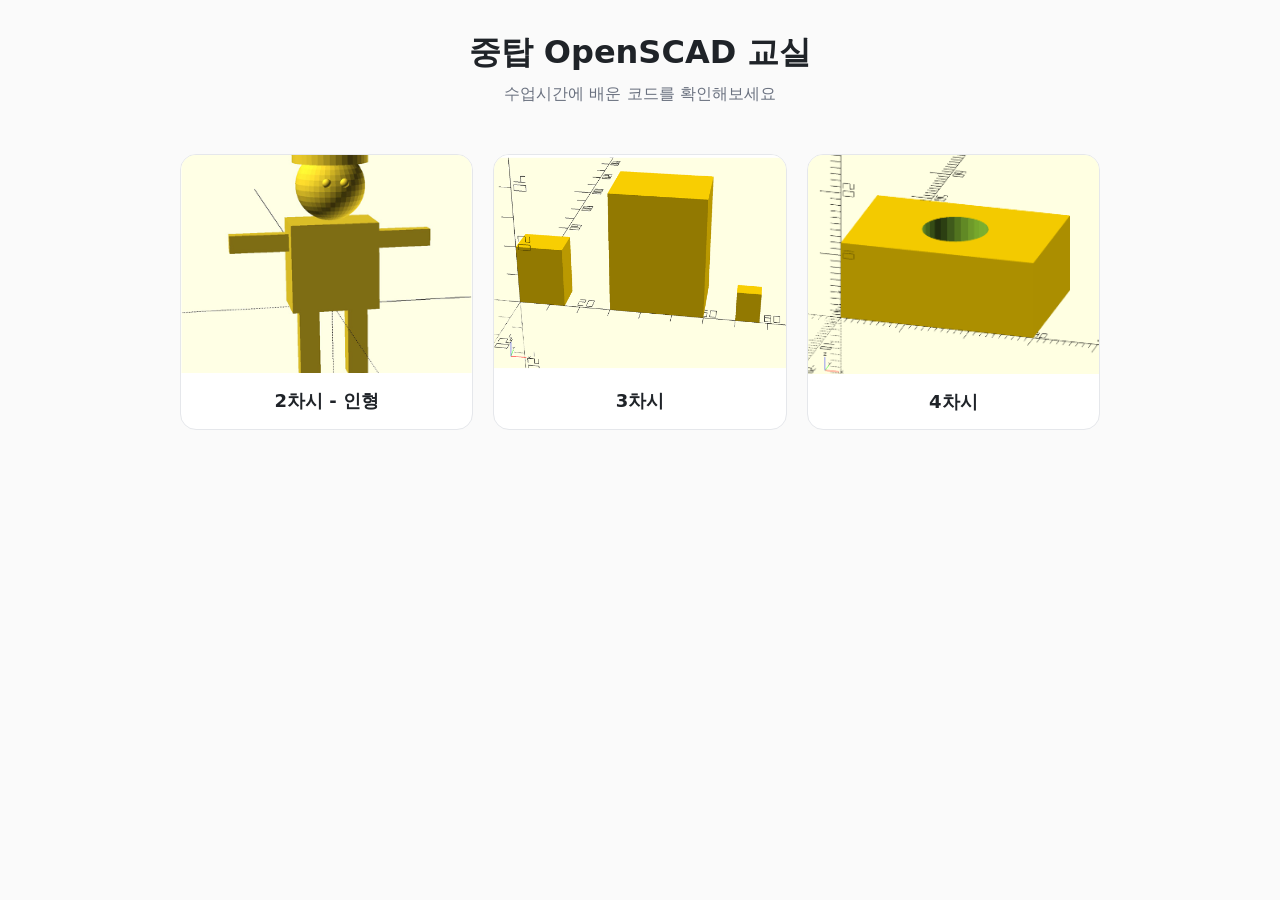
<file: index.html>
<!doctype html>
<html lang="ko">
<head>
<meta charset="utf-8">
<meta name="viewport" content="width=device-width, initial-scale=1">
<title>중탑 OpenSCAD 교실</title>
<link rel="stylesheet" href="assets/style.css">
</head>
<body>
<header class="site-header">
  <h1>중탑 OpenSCAD 교실</h1>
  <p>수업시간에 배운 코드를 확인해보세요</p>
</header>
<main>
  <div class="gallery">
    <a class="card" href="lessons/02/index.html">
      <div class="thumb"><img src="lessons/02/preview.png" alt="2차시 인형 완성 이미지"></div>
      <div class="label">2차시 - 인형</div>
    </a>
    <a class="card" href="lessons/03/index.html">
      <div class="thumb"><img src="lessons/03/preview.png" alt="3차시 완성 이미지"></div>
      <div class="label">3차시</div>
    </a>
    <a class="card" href="lessons/04/index.html">
      <div class="thumb"><img src="lessons/04/preview.png" alt="4차시 완성 이미지"></div>
      <div class="label">4차시</div>
    </a>
  </div>
</main>
</body>
</html>
</file>
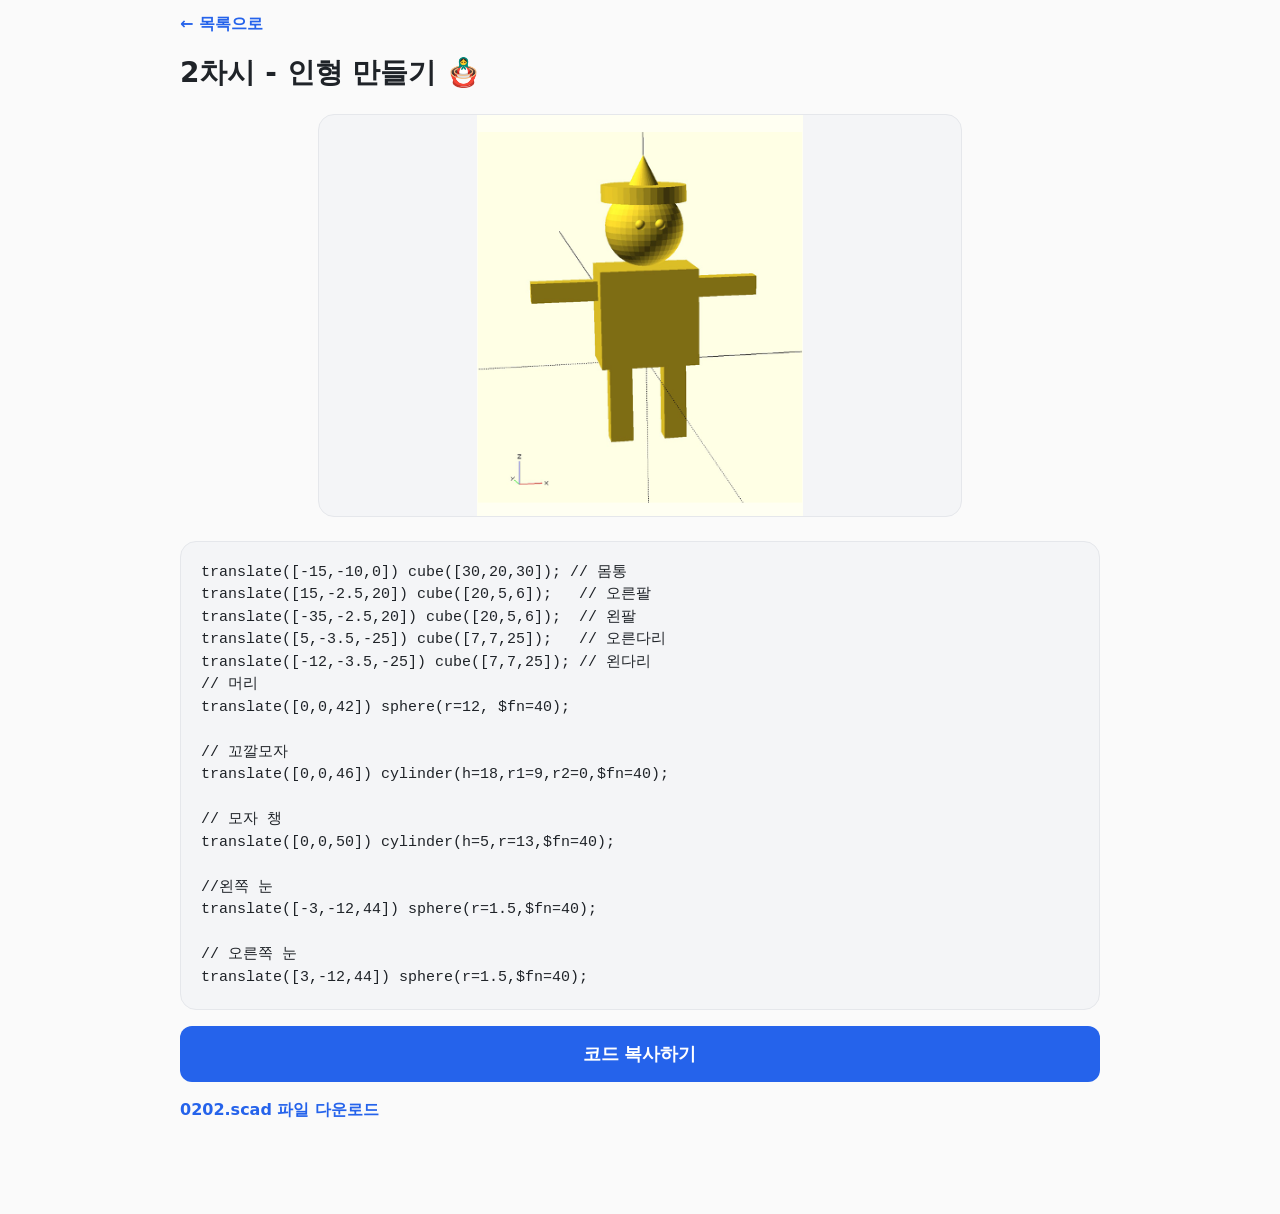
<file: lessons/02/index.html>
<!doctype html>
<html lang="ko">
<head>
<meta charset="utf-8">
<meta name="viewport" content="width=device-width, initial-scale=1">
<title>2차시 - 인형 만들기 | 중탑 OpenSCAD 교실</title>
<link rel="stylesheet" href="../../assets/style.css">
</head>
<body>
<main>
  <a class="back" href="../../index.html">&larr; 목록으로</a>
  <h1 class="lesson-title">2차시 - 인형 만들기 🪆</h1>

  <div class="preview">
    <img src="preview.png" alt="2차시 인형 완성 이미지">
  </div>

  <div class="code-block">
    <pre id="code">translate([-15,-10,0]) cube([30,20,30]); // 몸통
translate([15,-2.5,20]) cube([20,5,6]);   // 오른팔
translate([-35,-2.5,20]) cube([20,5,6]);  // 왼팔
translate([5,-3.5,-25]) cube([7,7,25]);   // 오른다리
translate([-12,-3.5,-25]) cube([7,7,25]); // 왼다리
// 머리
translate([0,0,42]) sphere(r=12, $fn=40);

// 꼬깔모자
translate([0,0,46]) cylinder(h=18,r1=9,r2=0,$fn=40);

// 모자 챙
translate([0,0,50]) cylinder(h=5,r=13,$fn=40);

//왼쪽 눈
translate([-3,-12,44]) sphere(r=1.5,$fn=40);

// 오른쪽 눈
translate([3,-12,44]) sphere(r=1.5,$fn=40);</pre>
  </div>

  <button class="copy-btn" id="copyBtn">코드 복사하기</button>

  <p><a class="back" href="0202.scad" download>0202.scad 파일 다운로드</a></p>
</main>

<script>
const btn = document.getElementById('copyBtn');
const code = document.getElementById('code');
btn.addEventListener('click', async () => {
  try {
    await navigator.clipboard.writeText(code.textContent);
    btn.textContent = '복사 완료!';
    btn.classList.add('copied');
    setTimeout(() => {
      btn.textContent = '코드 복사하기';
      btn.classList.remove('copied');
    }, 1500);
  } catch (e) {
    btn.textContent = '복사 실패, 직접 선택해서 복사해주세요';
  }
});
</script>
</body>
</html>
</file>
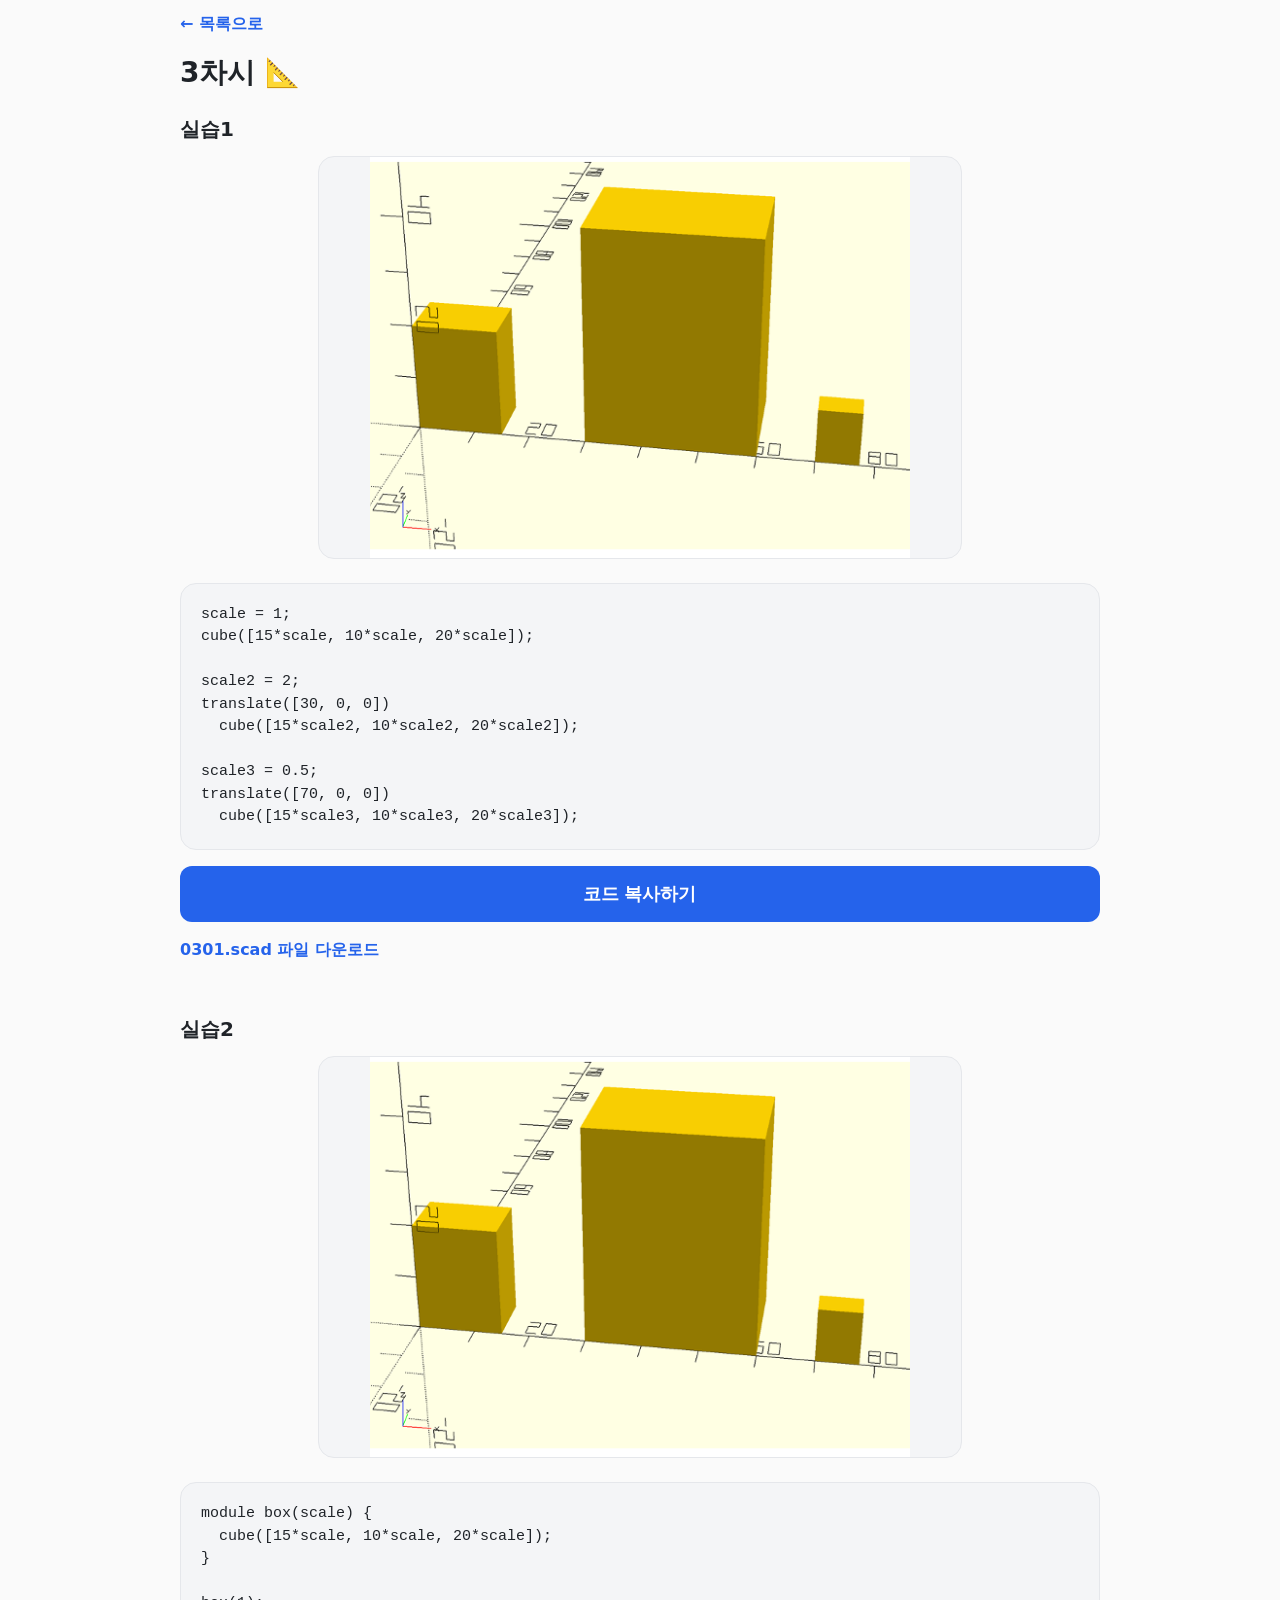
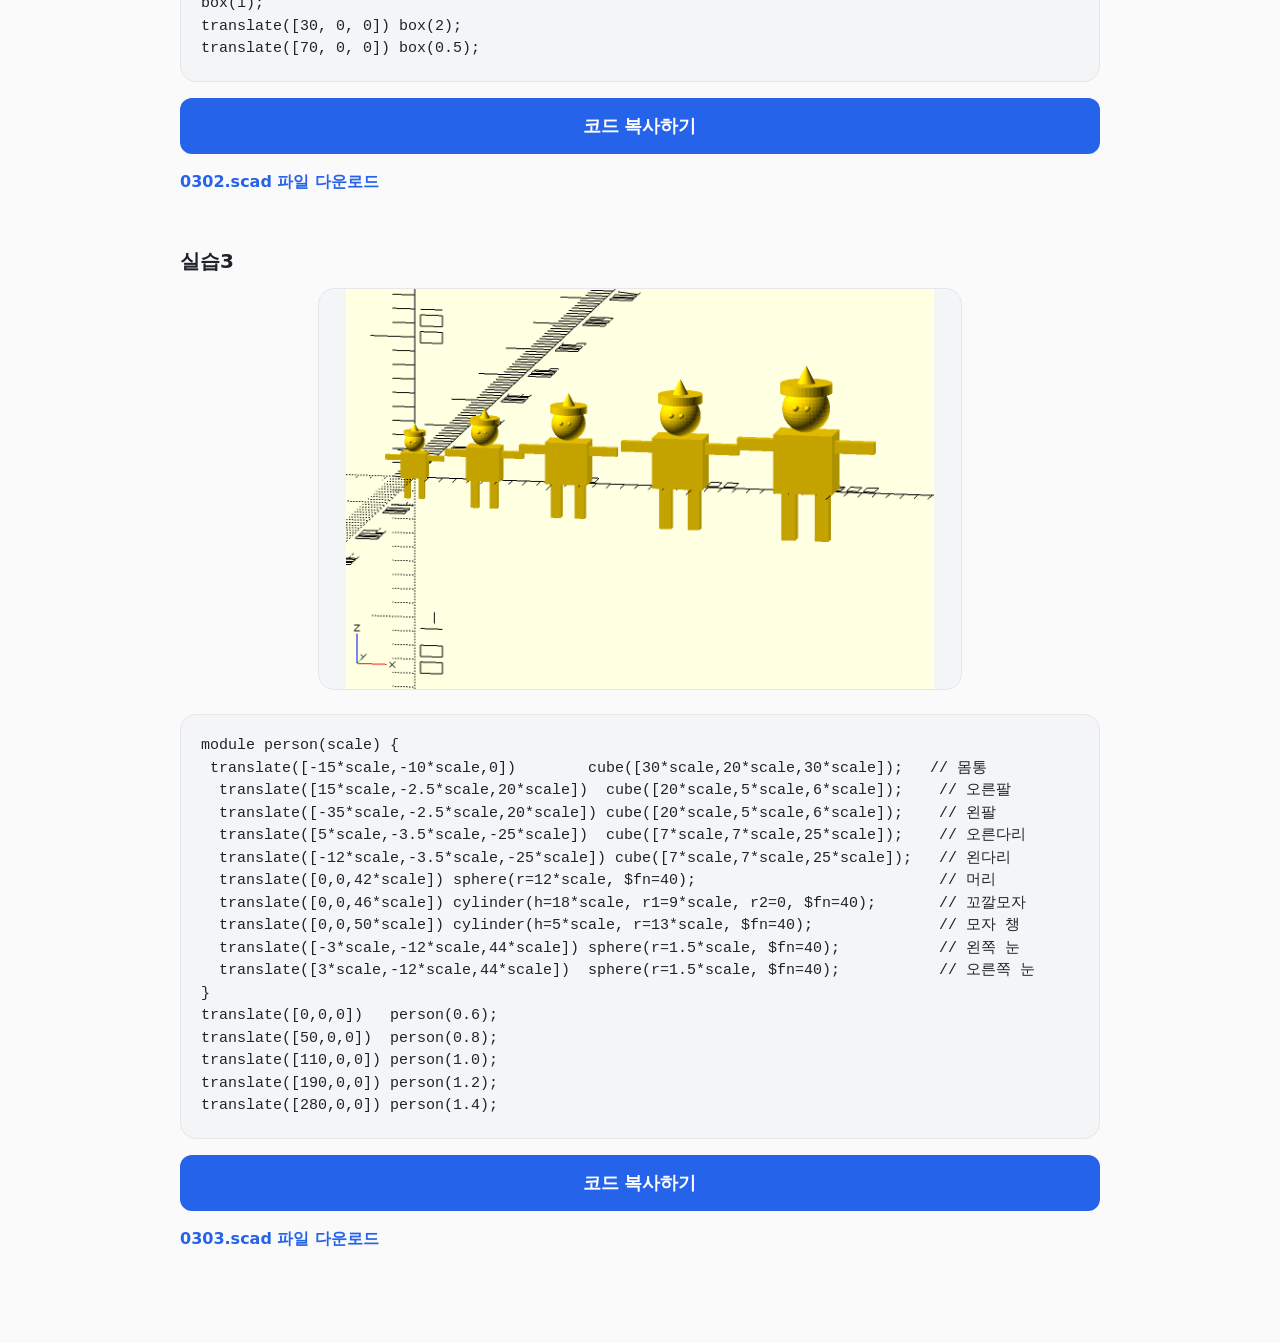
<file: lessons/03/index.html>
<!doctype html>
<html lang="ko">
<head>
<meta charset="utf-8">
<meta name="viewport" content="width=device-width, initial-scale=1">
<title>3차시 | 중탑 OpenSCAD 교실</title>
<link rel="stylesheet" href="../../assets/style.css">
</head>
<body>
<main>
  <a class="back" href="../../index.html">&larr; 목록으로</a>
  <h1 class="lesson-title">3차시 📐</h1>

  <h2>실습1</h2>
  <div class="preview">
    <img src="preview.png" alt="3차시 완성 이미지">
  </div>

  <div class="code-block">
    <pre id="code1">scale = 1;
cube([15*scale, 10*scale, 20*scale]);

scale2 = 2;
translate([30, 0, 0])
  cube([15*scale2, 10*scale2, 20*scale2]);

scale3 = 0.5;
translate([70, 0, 0])
  cube([15*scale3, 10*scale3, 20*scale3]);</pre>
  </div>

  <button class="copy-btn" data-target="code1">코드 복사하기</button>

  <p><a class="back" href="0301.scad" download>0301.scad 파일 다운로드</a></p>

  <h2>실습2</h2>
  <div class="preview">
    <img src="preview.png" alt="3차시 완성 이미지">
  </div>

  <div class="code-block">
    <pre id="code2">module box(scale) {
  cube([15*scale, 10*scale, 20*scale]);
}

box(1);
translate([30, 0, 0]) box(2);
translate([70, 0, 0]) box(0.5);</pre>
  </div>

  <button class="copy-btn" data-target="code2">코드 복사하기</button>

  <p><a class="back" href="0302.scad" download>0302.scad 파일 다운로드</a></p>

  <h2>실습3</h2>
  <div class="preview">
    <img src="preview3.png" alt="3차시 실습3 완성 이미지">
  </div>

  <div class="code-block">
    <pre id="code3">module person(scale) {
 translate([-15*scale,-10*scale,0])        cube([30*scale,20*scale,30*scale]);   // 몸통
  translate([15*scale,-2.5*scale,20*scale])  cube([20*scale,5*scale,6*scale]);    // 오른팔
  translate([-35*scale,-2.5*scale,20*scale]) cube([20*scale,5*scale,6*scale]);    // 왼팔
  translate([5*scale,-3.5*scale,-25*scale])  cube([7*scale,7*scale,25*scale]);    // 오른다리
  translate([-12*scale,-3.5*scale,-25*scale]) cube([7*scale,7*scale,25*scale]);   // 왼다리
  translate([0,0,42*scale]) sphere(r=12*scale, $fn=40);                           // 머리
  translate([0,0,46*scale]) cylinder(h=18*scale, r1=9*scale, r2=0, $fn=40);       // 꼬깔모자
  translate([0,0,50*scale]) cylinder(h=5*scale, r=13*scale, $fn=40);              // 모자 챙
  translate([-3*scale,-12*scale,44*scale]) sphere(r=1.5*scale, $fn=40);           // 왼쪽 눈
  translate([3*scale,-12*scale,44*scale])  sphere(r=1.5*scale, $fn=40);           // 오른쪽 눈
}
translate([0,0,0])   person(0.6);
translate([50,0,0])  person(0.8);
translate([110,0,0]) person(1.0);
translate([190,0,0]) person(1.2);
translate([280,0,0]) person(1.4);</pre>
  </div>

  <button class="copy-btn" data-target="code3">코드 복사하기</button>

  <p><a class="back" href="0303.scad" download>0303.scad 파일 다운로드</a></p>
</main>

<script>
document.querySelectorAll('.copy-btn').forEach((btn) => {
  const code = document.getElementById(btn.dataset.target);
  const originalText = btn.textContent;
  btn.addEventListener('click', async () => {
    try {
      await navigator.clipboard.writeText(code.textContent);
      btn.textContent = '복사 완료!';
      btn.classList.add('copied');
      setTimeout(() => {
        btn.textContent = originalText;
        btn.classList.remove('copied');
      }, 1500);
    } catch (e) {
      btn.textContent = '복사 실패, 직접 선택해서 복사해주세요';
    }
  });
});
</script>
</body>
</html>
</file>
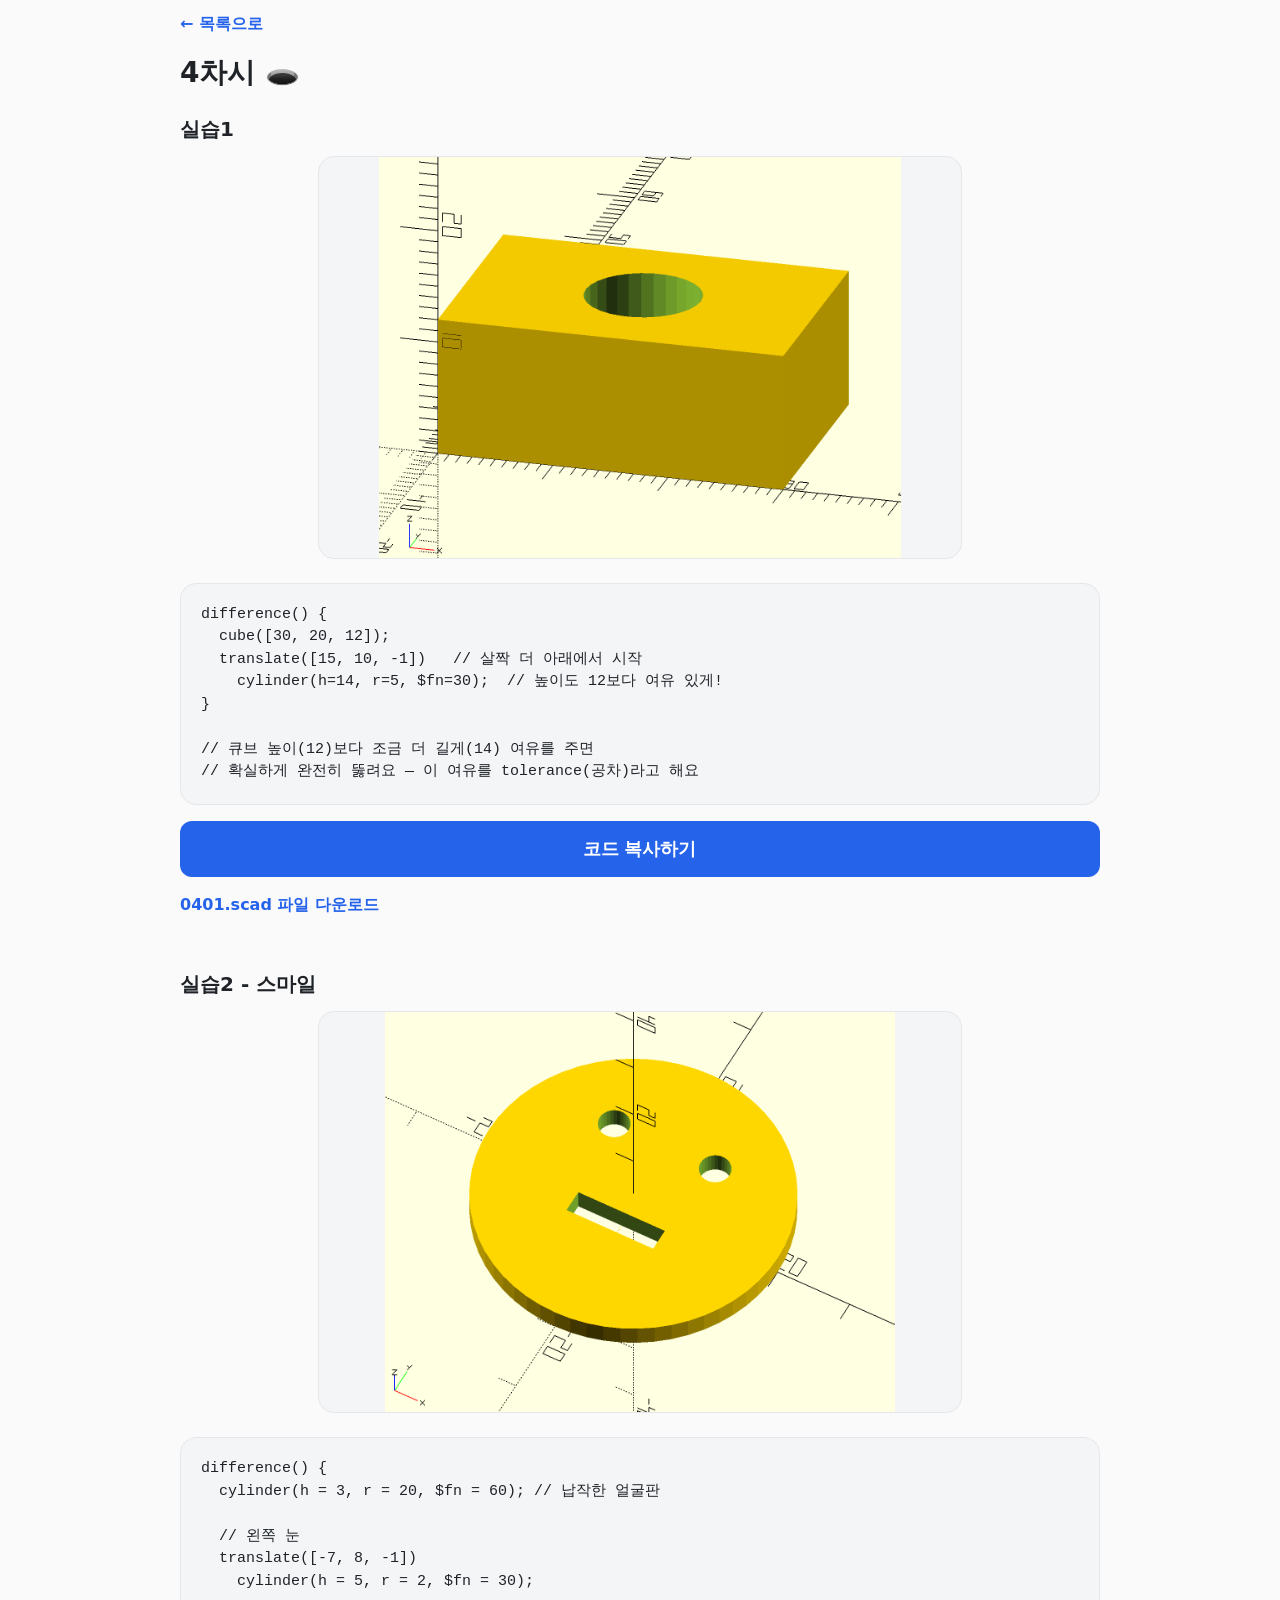
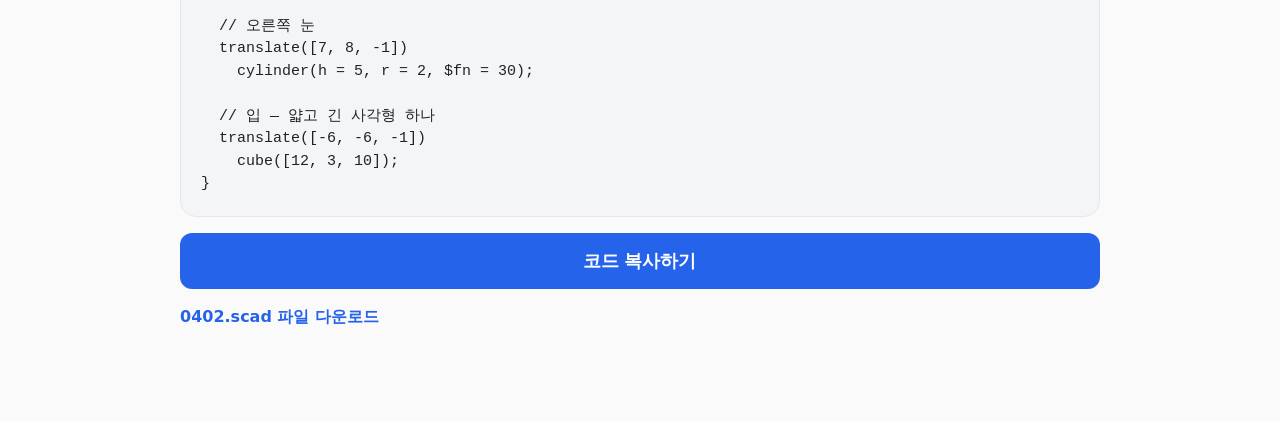
<file: lessons/04/index.html>
<!doctype html>
<html lang="ko">
<head>
<meta charset="utf-8">
<meta name="viewport" content="width=device-width, initial-scale=1">
<title>4차시 | 중탑 OpenSCAD 교실</title>
<link rel="stylesheet" href="../../assets/style.css">
</head>
<body>
<main>
  <a class="back" href="../../index.html">&larr; 목록으로</a>
  <h1 class="lesson-title">4차시 🕳️</h1>

  <h2>실습1</h2>
  <div class="preview">
    <img src="preview.png" alt="4차시 실습1 완성 이미지">
  </div>

  <div class="code-block">
    <pre id="code1">difference() {
  cube([30, 20, 12]);
  translate([15, 10, -1])   // 살짝 더 아래에서 시작
    cylinder(h=14, r=5, $fn=30);  // 높이도 12보다 여유 있게!
}

// 큐브 높이(12)보다 조금 더 길게(14) 여유를 주면
// 확실하게 완전히 뚫려요 — 이 여유를 tolerance(공차)라고 해요</pre>
  </div>

  <button class="copy-btn" data-target="code1">코드 복사하기</button>

  <p><a class="back" href="0401.scad" download>0401.scad 파일 다운로드</a></p>

  <h2>실습2 - 스마일</h2>
  <div class="preview">
    <img src="preview2.png" alt="4차시 실습2 스마일 완성 이미지">
  </div>

  <div class="code-block">
    <pre id="code2">difference() {
  cylinder(h = 3, r = 20, $fn = 60); // 납작한 얼굴판

  // 왼쪽 눈
  translate([-7, 8, -1])
    cylinder(h = 5, r = 2, $fn = 30);

  // 오른쪽 눈
  translate([7, 8, -1])
    cylinder(h = 5, r = 2, $fn = 30);

  // 입 — 얇고 긴 사각형 하나
  translate([-6, -6, -1])
    cube([12, 3, 10]);
}</pre>
  </div>

  <button class="copy-btn" data-target="code2">코드 복사하기</button>

  <p><a class="back" href="0402.scad" download>0402.scad 파일 다운로드</a></p>
</main>

<script>
document.querySelectorAll('.copy-btn').forEach((btn) => {
  const code = document.getElementById(btn.dataset.target);
  const originalText = btn.textContent;
  btn.addEventListener('click', async () => {
    try {
      await navigator.clipboard.writeText(code.textContent);
      btn.textContent = '복사 완료!';
      btn.classList.add('copied');
      setTimeout(() => {
        btn.textContent = originalText;
        btn.classList.remove('copied');
      }, 1500);
    } catch (e) {
      btn.textContent = '복사 실패, 직접 선택해서 복사해주세요';
    }
  });
});
</script>
</body>
</html>
</file>
<file: assets/style.css>
:root {
  color-scheme: light dark;
  --bg: #fafafa;
  --card-bg: #ffffff;
  --text: #1f2328;
  --muted: #6b7280;
  --accent: #2563eb;
  --accent-hover: #1d4ed8;
  --border: #e5e7eb;
  --code-bg: #f4f5f7;
}

@media (prefers-color-scheme: dark) {
  :root {
    --bg: #16181c;
    --card-bg: #1f2228;
    --text: #f0f2f5;
    --muted: #9aa2ad;
    --accent: #4d8dff;
    --accent-hover: #6ea0ff;
    --border: #2c2f36;
    --code-bg: #101216;
  }
}

* { box-sizing: border-box; }

body {
  margin: 0;
  font-family: "Pretendard", "Apple SD Gothic Neo", "Noto Sans KR", system-ui, sans-serif;
  background: var(--bg);
  color: var(--text);
  line-height: 1.5;
}

header.site-header {
  padding: 28px 20px 16px;
  text-align: center;
}

header.site-header h1 {
  margin: 0;
  font-size: clamp(24px, 5vw, 32px);
}

header.site-header p {
  margin: 6px 0 0;
  color: var(--muted);
  font-size: 16px;
}

main {
  max-width: 960px;
  margin: 0 auto;
  padding: 12px 20px 60px;
}

.gallery {
  display: grid;
  grid-template-columns: repeat(auto-fill, minmax(220px, 1fr));
  gap: 20px;
  margin-top: 20px;
}

.card {
  display: block;
  background: var(--card-bg);
  border: 1px solid var(--border);
  border-radius: 16px;
  overflow: hidden;
  text-decoration: none;
  color: var(--text);
  transition: transform 0.15s ease, box-shadow 0.15s ease;
}

.card:hover, .card:active {
  transform: translateY(-3px);
  box-shadow: 0 8px 20px rgba(0,0,0,0.10);
}

.card .thumb {
  aspect-ratio: 4 / 3;
  display: flex;
  align-items: center;
  justify-content: center;
  font-size: 64px;
  background: var(--code-bg);
}

.card .thumb img {
  width: 100%;
  height: 100%;
  object-fit: cover;
}

.card .label {
  padding: 14px 16px;
  font-size: 18px;
  font-weight: 700;
  text-align: center;
}

a.back {
  display: inline-block;
  margin-bottom: 16px;
  color: var(--accent);
  text-decoration: none;
  font-weight: 600;
  font-size: 16px;
}

a.back:hover { color: var(--accent-hover); }

.lesson-title {
  font-size: clamp(22px, 5vw, 28px);
  margin: 0 0 20px;
}

main h2 {
  font-size: 20px;
  margin: 36px 0 12px;
}

main h2:first-of-type {
  margin-top: 8px;
}

.preview {
  border: 1px solid var(--border);
  border-radius: 16px;
  overflow: hidden;
  margin: 0 auto 24px;
  background: var(--code-bg);
  aspect-ratio: 16 / 10;
  width: 70%;
  display: flex;
  align-items: center;
  justify-content: center;
}

.preview img {
  width: 100%;
  height: 100%;
  object-fit: contain;
}

.preview .placeholder {
  color: var(--muted);
  font-size: 18px;
}

.code-block {
  position: relative;
  background: var(--code-bg);
  border: 1px solid var(--border);
  border-radius: 16px;
  padding: 20px;
  overflow-x: auto;
}

.code-block pre {
  margin: 0;
  font-family: "SFMono-Regular", Menlo, Consolas, monospace;
  font-size: 15px;
  white-space: pre;
}

.copy-btn {
  display: block;
  width: 100%;
  margin-top: 16px;
  padding: 16px;
  font-size: 18px;
  font-weight: 700;
  color: #fff;
  background: var(--accent);
  border: none;
  border-radius: 12px;
  cursor: pointer;
}

.copy-btn:hover { background: var(--accent-hover); }

.copy-btn.copied { background: #16a34a; }
</file>
